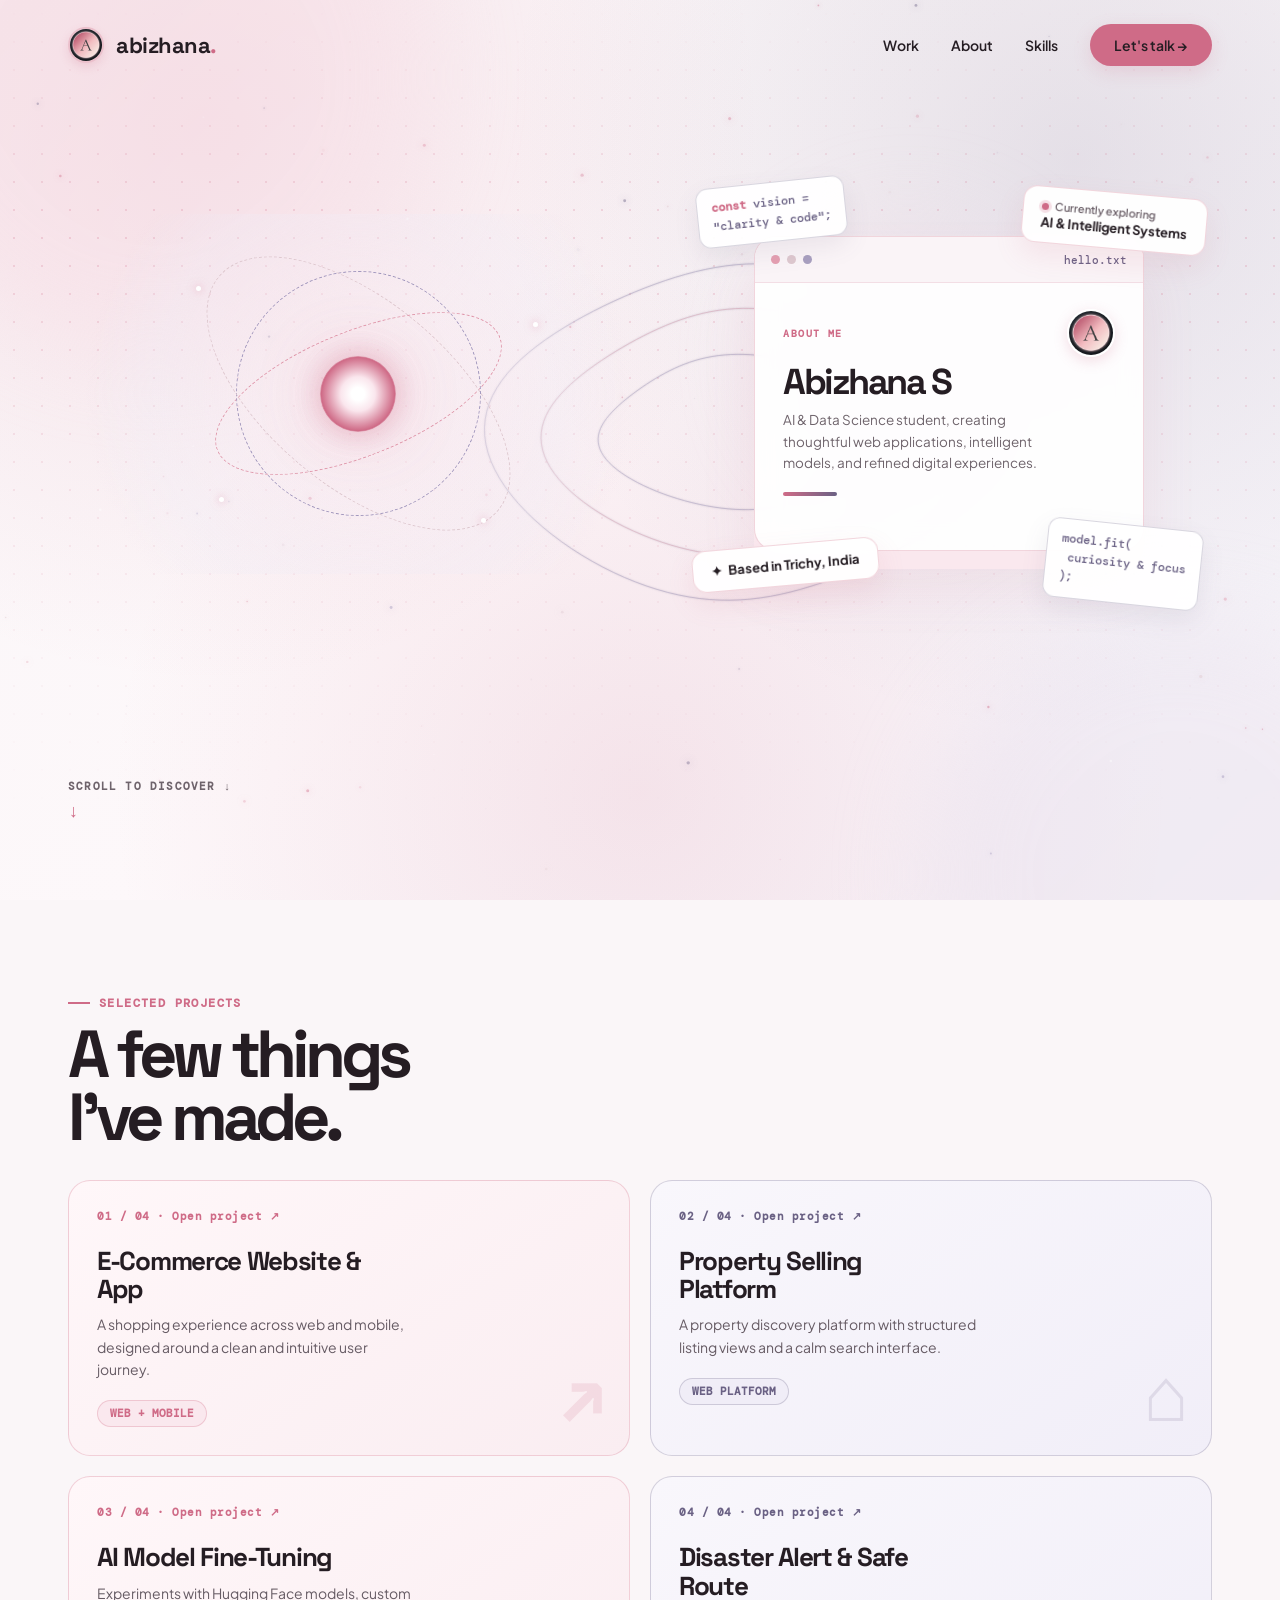
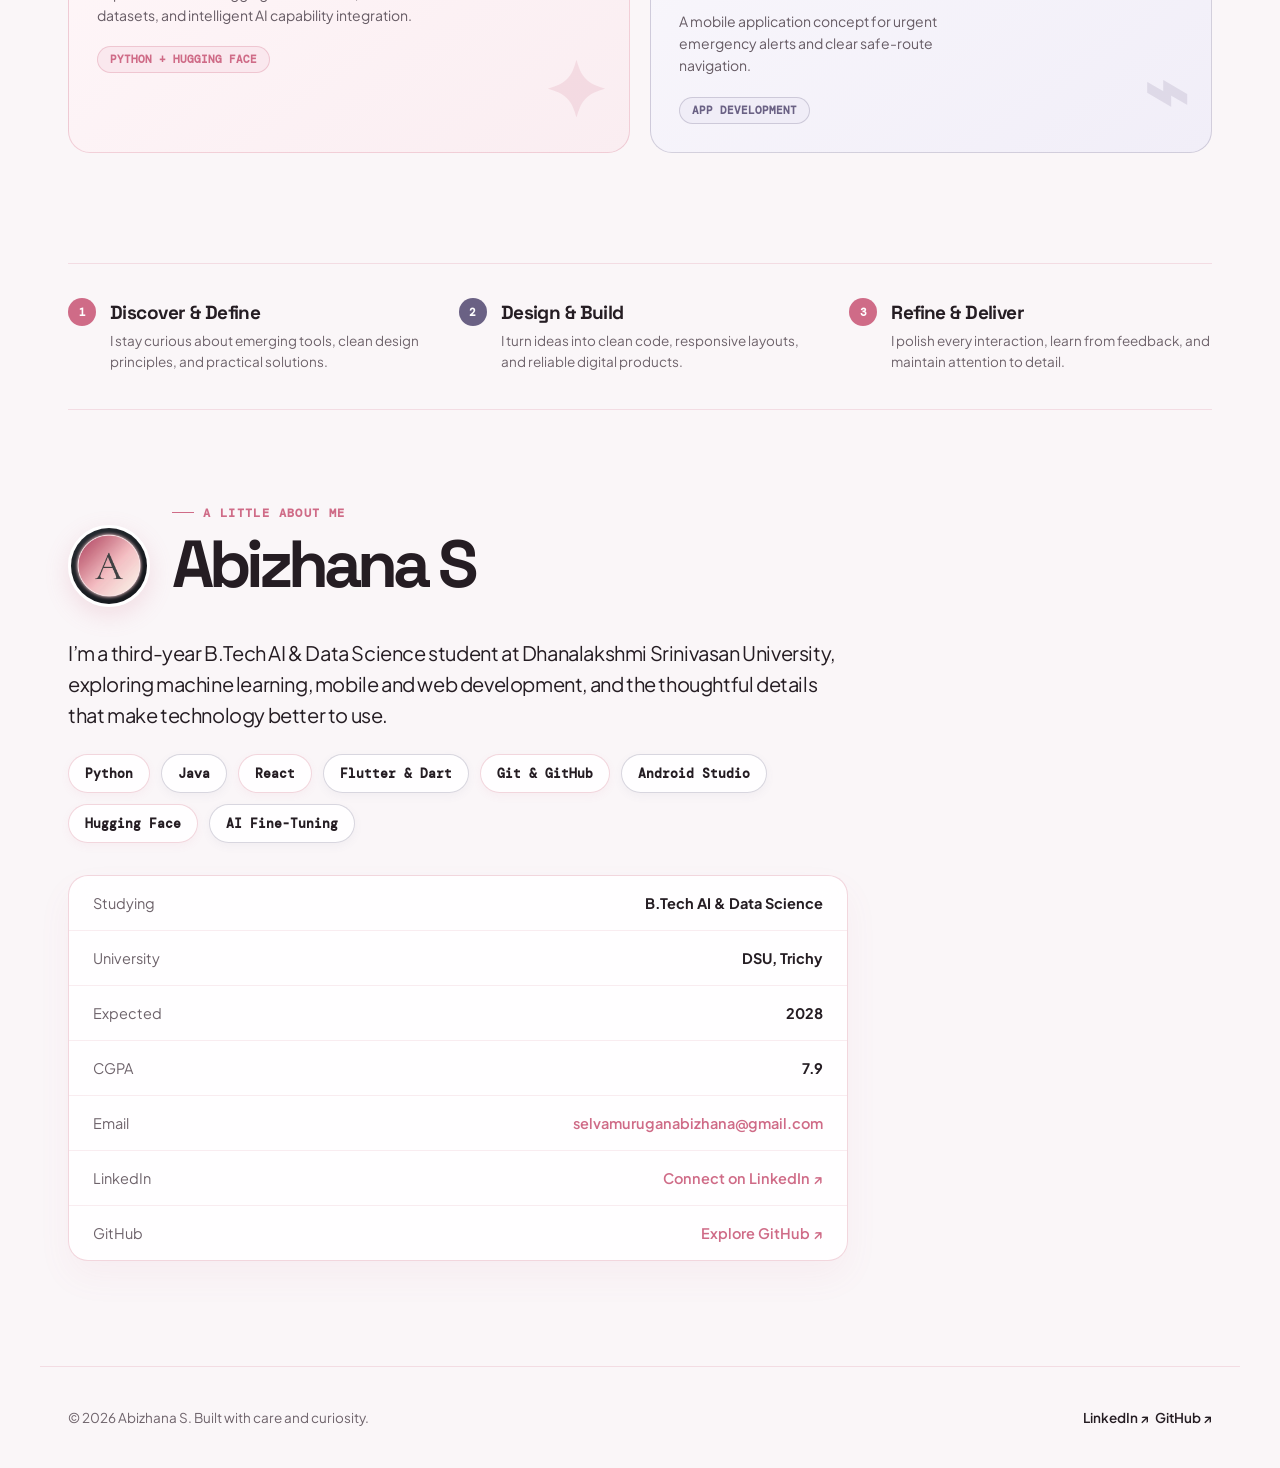
<file: index.html>
<!doctype html>
<html lang="en">
<head>
  <meta charset="UTF-8"><meta name="viewport" content="width=device-width, initial-scale=1.0">
  <title>Abizhana S — Portfolio</title>
  <meta name="description" content="Abizhana S — Portfolio. Third-year B.Tech AI & Data Science student at DSU Trichy, creating web, mobile, and intelligent experiences.">
  <meta name="keywords" content="Abizhana S, Abizhana, portfolio, AI Data Science, DSU Trichy, web development, mobile apps">
  <meta name="author" content="Abizhana S">
  <meta property="og:title" content="Abizhana S — Portfolio">
  <meta property="og:description" content="AI & Data Science student, creating thoughtful web applications, intelligent models, and refined digital experiences.">
  <meta property="og:image" content="https://abizhana.github.io/portfolio/avatar.jpg">
  <meta property="og:url" content="https://abizhana.github.io/portfolio/">
  <link rel="icon" type="image/svg+xml" href="favicon.svg">
  <link rel="alternate icon" type="image/jpeg" href="avatar.jpg">
  <link rel="apple-touch-icon" href="avatar.jpg">
  <link rel="preconnect" href="https://fonts.googleapis.com"><link rel="preconnect" href="https://fonts.gstatic.com" crossorigin>
  <link href="https://fonts.googleapis.com/css2?family=DM+Mono:wght@400;500&family=Manrope:wght@400;500;600;700;800&family=Space+Grotesk:wght@500;600;700&family=Plus+Jakarta+Sans:wght@400;500;600;700;800&display=swap" rel="stylesheet">
  <style>
    :root {
      /* Primary: Mild Pink Palette */
      --pink-mild: #cf6b87;
      --pink-hover: #bd5975;
      --pink-soft: #fae8ee;
      --pink-border: rgba(207, 107, 135, 0.28);
      --pink-glow: rgba(207, 107, 135, 0.18);

      /* Alternative Color: Refined Wisteria Slate */
      --alt-color: #6a6184;
      --alt-hover: #574e71;
      --alt-soft: #f0edf7;
      --alt-border: rgba(106, 97, 132, 0.26);
      --alt-glow: rgba(106, 97, 132, 0.16);

      /* Base & Typography */
      --ink: #251d23;
      --paper: #faf6f8;
      --card-bg: rgba(255, 255, 255, 0.88);
      --muted: #6e636b;
      --line-subtle: rgba(207, 107, 135, 0.18);
    }
    * { box-sizing: border-box; }
    html { scroll-behavior: smooth; }
    body {
      margin: 0;
      background: var(--paper);
      color: var(--ink);
      font-family: 'Plus Jakarta Sans', Manrope, sans-serif;
      overflow-x: hidden;
    }

    /* Subtle two-tone ambient background */
    .bg {
      position: fixed;
      inset: 0;
      z-index: -2;
      overflow: hidden;
      background: 
        radial-gradient(circle at 16% 14%, rgba(207, 107, 135, 0.16) 0, transparent 42%),
        radial-gradient(circle at 84% 18%, rgba(106, 97, 132, 0.16) 0, transparent 44%),
        radial-gradient(circle at 50% 88%, rgba(207, 107, 135, 0.14) 0, transparent 52%),
        linear-gradient(135deg, #faf6f8 0%, #fdf8fa 48%, #f6f4fa 100%);
    }
    .bg:after {
      content: '';
      position: absolute;
      inset: 0;
      opacity: .22;
      background-image: radial-gradient(var(--pink-mild) 1px, transparent 1px);
      background-size: 28px 28px;
      mask-image: linear-gradient(to bottom, transparent, black 25%, transparent 90%);
      animation: dotDrift 22s linear infinite;
    }
    @keyframes dotDrift {
      to { background-position: 56px 56px; }
    }

    /* Mild floating ambient accents */
    .orb {
      position: absolute;
      border-radius: 50%;
      opacity: .4;
      filter: blur(45px);
      animation: drift 16s ease-in-out infinite alternate;
    }
    .orb.one {
      width: 44vw; height: 44vw;
      top: -16vw; left: -10vw;
      background: linear-gradient(135deg, #f7d5df, #fae5ec);
    }
    .orb.two {
      width: 40vw; height: 40vw;
      right: -12vw; bottom: -18vw;
      background: linear-gradient(135deg, #e3deee, #eedde5);
      animation-delay: -8s;
    }
    .orb.three {
      width: 22vw; height: 22vw;
      right: 18%; top: 24%;
      background: linear-gradient(135deg, #f3dce3, #e5e0f0);
      animation-duration: 12s;
    }
    @keyframes drift {
      to { transform: translate(5vw, 4vh) scale(1.08) rotate(14deg); }
    }

    /* Header & Navigation */
    nav, main, footer {
      max-width: 1200px;
      margin: auto;
      padding-left: 28px;
      padding-right: 28px;
    }
    nav {
      height: 90px;
      display: flex;
      align-items: center;
      justify-content: space-between;
    }
    .brand {
      font: 700 22px 'Space Grotesk', sans-serif;
      letter-spacing: -0.5px;
      color: var(--ink);
      display: flex;
      align-items: center;
      gap: 12px;
      text-decoration: none;
    }
    .brand-avatar {
      width: 36px;
      height: 36px;
      border-radius: 50%;
      object-fit: cover;
      border: 2px solid var(--pink-border);
      box-shadow: 0 4px 10px var(--pink-glow);
    }
    .brand-dot {
      color: var(--pink-mild);
    }
    .links {
      display: flex;
      gap: 32px;
      align-items: center;
      font-size: 14px;
      font-weight: 600;
    }
    .links a {
      color: var(--ink);
      text-decoration: none;
      transition: color .2s ease;
    }
    .links a:hover {
      color: var(--pink-mild);
    }
    .contact, .primary {
      background: var(--pink-mild);
      border: 0;
      border-radius: 99px;
      color: #fff;
      padding: 12px 24px;
      font: 600 14px 'Plus Jakarta Sans', sans-serif;
      text-decoration: none;
      transition: .25s ease;
      box-shadow: 0 6px 18px var(--pink-glow);
      display: inline-flex;
      align-items: center;
      gap: 6px;
    }
    .contact:hover, .primary:hover {
      background: var(--pink-hover);
      transform: translateY(-2px);
      box-shadow: 0 10px 24px rgba(207, 107, 135, 0.28);
      color: #fff;
    }

    /* Hero Section */
    .hero {
      min-height: calc(100vh - 90px);
      display: grid;
      grid-template-columns: 1.05fr .95fr;
      gap: 38px;
      align-items: center;
    }
    .eyebrow {
      display: flex;
      align-items: center;
      gap: 9px;
      font: 600 12px 'DM Mono', monospace;
      letter-spacing: 1.4px;
      text-transform: uppercase;
      color: var(--pink-mild);
    }
    .eyebrow:before {
      content: '';
      width: 22px;
      height: 1.5px;
      background: currentColor;
    }
    h1 {
      font: 700 clamp(3.8rem, 7.5vw, 6.6rem)/.92 'Space Grotesk', sans-serif;
      letter-spacing: -.075em;
      margin: 18px 0 22px;
      color: var(--ink);
    }
    h1 em {
      font-style: normal;
      font-weight: 700;
      color: var(--pink-mild);
    }
    .intro {
      max-width: 520px;
      font-size: 17px;
      line-height: 1.7;
      color: var(--muted);
      margin: 0 0 32px;
    }
    .hero-buttons {
      display: flex;
      align-items: center;
      gap: 16px;
    }
    .secondary {
      color: var(--alt-color);
      font-size: 14px;
      font-weight: 600;
      text-decoration: none;
      padding: 12px 20px;
      border-radius: 99px;
      background: rgba(255, 255, 255, 0.85);
      border: 1px solid var(--alt-border);
      transition: .22s ease;
    }
    .secondary:hover {
      background: var(--alt-soft);
      color: var(--alt-hover);
      transform: translateY(-2px);
      box-shadow: 0 6px 16px var(--alt-glow);
    }

    /* Hero Stage */
    .stage {
      height: 520px;
      position: relative;
      display: grid;
      place-items: center;
    }
    .interface {
      width: min(390px, 86vw);
      height: 315px;
      background: rgba(255, 255, 255, 0.92);
      backdrop-filter: blur(12px);
      border: 1px solid var(--pink-border);
      border-radius: 22px;
      box-shadow: 0 18px 0 var(--pink-soft), 0 34px 55px rgba(207, 107, 135, 0.1);
      overflow: hidden;
      position: relative;
      z-index: 1;
      animation: float 5.5s ease-in-out infinite;
    }
    .interface-head {
      height: 46px;
      padding: 0 16px;
      display: flex;
      align-items: center;
      gap: 7px;
      background: #faf4f7;
      border-bottom: 1px solid rgba(207, 107, 135, 0.16);
    }
    .interface-head i {
      width: 9px;
      height: 9px;
      border-radius: 50%;
      background: #e59fb1;
    }
    .interface-head i:nth-child(2) { background: #dec8cf; }
    .interface-head i:nth-child(3) { background: #a89fbf; }
    .interface-title {
      margin-left: auto;
      font: 500 11px 'DM Mono', monospace;
      color: var(--alt-color);
    }
    .interface-body {
      padding: 26px 28px;
    }
    .interface-top-row {
      display: flex;
      justify-content: space-between;
      align-items: center;
      margin-bottom: 6px;
    }
    .interface-label {
      font: 600 10px 'DM Mono', monospace;
      color: var(--pink-mild);
      letter-spacing: 1.4px;
    }
    .profile-photo {
      width: 48px;
      height: 48px;
      border-radius: 50%;
      object-fit: cover;
      border: 2px solid rgba(255, 255, 255, 0.95);
      box-shadow: 0 4px 14px rgba(207, 107, 135, 0.22);
    }
    .interface h3 {
      font: 700 36px/.95 'Space Grotesk', sans-serif;
      letter-spacing: -.07em;
      margin: 8px 0 10px;
      color: var(--ink);
    }
    .interface-bio {
      margin: 0;
      max-width: 290px;
      color: var(--muted);
      font-size: 13.5px;
      line-height: 1.6;
    }
    .mini-line {
      width: 54px;
      height: 4px;
      border-radius: 99px;
      background: linear-gradient(90deg, var(--pink-mild), var(--alt-color));
      margin-top: 18px;
    }

    /* Floating tags & code chips */
    .code {
      position: absolute;
      font: 500 12px/1.6 'DM Mono', monospace;
      z-index: 2;
      color: var(--alt-color);
      background: rgba(255, 255, 255, 0.94);
      border: 1px solid var(--alt-border);
      padding: 10px 14px;
      border-radius: 12px;
      box-shadow: 0 10px 24px rgba(106, 97, 132, 0.1);
      animation: tagFloat 4.2s ease-in-out infinite;
    }
    .code b { color: var(--pink-mild); }
    .a { top: 48px; left: 2%; transform: rotate(-6deg); }
    .b { bottom: 50px; right: 2%; transform: rotate(6deg); animation-delay: -2.1s; }

    .tag {
      position: absolute;
      background: rgba(255, 255, 255, 0.94);
      backdrop-filter: blur(10px);
      padding: 12px 18px;
      border: 1px solid var(--pink-border);
      border-radius: 14px;
      box-shadow: 0 12px 28px rgba(207, 107, 135, 0.12);
      font-size: 13px;
      font-weight: 700;
      color: var(--ink);
      z-index: 3;
      animation: tagFloat 4.8s ease-in-out infinite;
    }
    .tag small {
      display: block;
      color: var(--muted);
      font-weight: 600;
      font-size: 11px;
      margin-bottom: 2px;
    }
    .top { right: 1%; top: 58px; transform: rotate(5deg); }
    .bottom { left: 1%; bottom: 68px; transform: rotate(-5deg); animation-delay: -1.7s; }
    .dot {
      display: inline-block;
      width: 7px;
      height: 7px;
      background: var(--pink-mild);
      border-radius: 50%;
      margin-right: 6px;
      box-shadow: 0 0 0 3px rgba(207, 107, 135, 0.2);
    }
    @keyframes float { 50% { transform: translateY(-12px) rotate(1.2deg); } }
    @keyframes tagFloat { 50% { margin-top: -8px; } }

    /* Mild Celestial / Orbital Hero Visual */
    .galaxy-panel {
      height: 360px;
      position: relative;
      display: grid;
      place-items: center;
      overflow: hidden;
      border-radius: 26px;
      background: radial-gradient(circle at center, rgba(250, 235, 241, 0.6) 0, rgba(240, 237, 247, 0.3) 60%, transparent 80%);
    }
    .galaxy-core {
      width: 76px;
      height: 76px;
      border-radius: 50%;
      background: radial-gradient(circle, #fff 0 12%, #fae6ed 32%, #cf6b87 68%, transparent 75%);
      box-shadow: 0 0 30px rgba(207, 107, 135, 0.4), 0 0 65px rgba(207, 107, 135, 0.25);
      animation: pulseCore 3.2s ease-in-out infinite;
    }
    .galaxy-ring {
      position: absolute;
      border: 1.5px dashed var(--pink-mild);
      border-radius: 50%;
      animation: orbit 20s linear infinite;
    }
    .galaxy-ring.one {
      width: 305px;
      height: 125px;
      transform: rotate(-22deg);
      border-color: #df97aa;
    }
    .galaxy-ring.two {
      width: 245px;
      height: 245px;
      border-color: #9e94bb;
      animation-duration: 15s;
      animation-direction: reverse;
    }
    .galaxy-ring.three {
      width: 365px;
      height: 185px;
      border-color: #dec8cf;
      animation-duration: 24s;
      transform: rotate(40deg);
    }
    .galaxy-star {
      position: absolute;
      width: 5px;
      height: 5px;
      border-radius: 50%;
      background: #fff;
      box-shadow: 0 0 8px rgba(207, 107, 135, 0.6);
      animation: twinkle 2.5s infinite alternate;
    }
    .galaxy-star.s1 { top: 20%; left: 22%; }
    .galaxy-star.s2 { right: 19%; top: 30%; animation-delay: -1s; }
    .galaxy-star.s3 { left: 26%; bottom: 20%; animation-delay: -.6s; }
    .galaxy-star.s4 { right: 28%; bottom: 14%; animation-delay: -1.7s; }
    @keyframes orbit { to { rotate: 360deg; } }
    @keyframes pulseCore { 50% { scale: 1.12; filter: brightness(1.15); } }
    @keyframes twinkle { to { scale: 2; opacity: .4; } }

    .scroll {
      grid-column: 1/-1;
      font: 600 11px 'DM Mono', monospace;
      letter-spacing: 1.2px;
      text-transform: uppercase;
      color: var(--muted);
      padding-bottom: 34px;
    }
    .scroll:after {
      content: '↓';
      display: block;
      font-size: 18px;
      margin-top: 6px;
      color: var(--pink-mild);
      animation: bob 1.4s infinite alternate;
    }
    @keyframes bob { to { transform: translateY(6px); } }

    /* Projects Section */
    .section {
      padding: 95px 0 20px;
    }
    .section h2 {
      font: 700 clamp(2.8rem, 5.2vw, 4.4rem)/.94 'Space Grotesk', sans-serif;
      letter-spacing: -.075em;
      margin: 12px 0 32px;
      color: var(--ink);
    }
    .projects {
      display: grid;
      grid-template-columns: repeat(2, 1fr);
      gap: 20px;
    }
    .project {
      min-height: 250px;
      padding: 28px;
      border: 1px solid var(--pink-border);
      border-radius: 22px;
      position: relative;
      overflow: hidden;
      cursor: pointer;
      backdrop-filter: blur(10px);
      transition: transform .32s ease, box-shadow .32s ease, border-color .32s ease;
    }
    .project:hover {
      transform: translateY(-6px);
      box-shadow: 0 20px 38px rgba(207, 107, 135, 0.12);
      border-color: var(--pink-mild);
    }
    .project:nth-child(odd) {
      background: linear-gradient(145deg, #fff7f9, #faedf1);
      border-color: var(--pink-border);
    }
    .project:nth-child(even) {
      background: linear-gradient(145deg, #f9f7fc, #f1eef8);
      border-color: var(--alt-border);
    }
    .project:nth-child(even):hover {
      border-color: var(--alt-color);
      box-shadow: 0 20px 38px rgba(106, 97, 132, 0.12);
    }
    .num {
      font: 600 11px 'DM Mono', monospace;
      color: var(--pink-mild);
      letter-spacing: 0.5px;
    }
    .project:nth-child(even) .num {
      color: var(--alt-color);
    }
    .project h3 {
      font: 700 26px/1.08 'Space Grotesk', sans-serif;
      letter-spacing: -.05em;
      margin: 24px 0 10px;
      max-width: 280px;
      color: var(--ink);
    }
    .project p {
      font-size: 14px;
      line-height: 1.6;
      color: #665b64;
      max-width: 320px;
      margin: 0;
    }
    .pill {
      display: inline-block;
      margin-top: 20px;
      border-radius: 99px;
      padding: 6px 12px;
      font: 600 10.5px 'DM Mono', monospace;
    }
    .project:nth-child(odd) .pill {
      background: var(--pink-soft);
      border: 1px solid var(--pink-border);
      color: var(--pink-mild);
    }
    .project:nth-child(even) .pill {
      background: var(--alt-soft);
      border: 1px solid var(--alt-border);
      color: var(--alt-color);
    }
    .symbol {
      position: absolute;
      right: 22px;
      bottom: 12px;
      font: 700 76px 'Space Grotesk', sans-serif;
      color: rgba(207, 107, 135, 0.15);
      transition: transform .3s ease, color .3s ease;
      user-select: none;
    }
    .project:nth-child(even) .symbol {
      color: rgba(106, 97, 132, 0.15);
    }
    .project:hover .symbol {
      transform: translate(2px, -2px);
      color: rgba(207, 107, 135, 0.28);
    }
    .project:nth-child(even):hover .symbol {
      color: rgba(106, 97, 132, 0.28);
    }

    /* Process Section */
    .process {
      margin: 90px 0 0;
      padding: 36px 0;
      border-top: 1px solid var(--line-subtle);
      border-bottom: 1px solid var(--line-subtle);
      display: grid;
      grid-template-columns: repeat(3, 1fr);
      gap: 28px;
      counter-reset: step;
    }
    .step {
      position: relative;
      padding-left: 42px;
    }
    .step:before {
      content: counter(step);
      counter-increment: step;
      position: absolute;
      left: 0;
      top: -2px;
      width: 28px;
      height: 28px;
      border-radius: 50%;
      background: var(--pink-mild);
      color: #fff;
      display: grid;
      place-items: center;
      font: 700 11px 'DM Mono', monospace;
    }
    .step:nth-child(2):before {
      background: var(--alt-color);
    }
    .step h3 {
      font: 700 19px 'Space Grotesk', sans-serif;
      letter-spacing: -.03em;
      margin: 0 0 6px;
      color: var(--ink);
    }
    .step p {
      font-size: 13.5px;
      line-height: 1.55;
      color: var(--muted);
      margin: 0;
    }

    /* About Section */
    .about {
      display: flex;
      flex-direction: column;
      gap: 32px;
      max-width: 780px;
    }
    .about-profile-header {
      display: flex;
      align-items: center;
      gap: 22px;
      margin-bottom: 10px;
    }
    .about-avatar-large {
      width: 82px;
      height: 82px;
      border-radius: 50%;
      object-fit: cover;
      border: 3px solid rgba(255, 255, 255, 0.95);
      box-shadow: 0 8px 24px var(--pink-glow);
    }
    .about-name {
      font: 700 32px 'Space Grotesk', sans-serif;
      letter-spacing: -.04em;
      margin: 4px 0 0;
      color: var(--ink);
    }
    .about-copy {
      font-size: 20px;
      line-height: 1.55;
      letter-spacing: -.02em;
      margin: 10px 0 24px;
      color: var(--ink);
    }
    .skills {
      display: flex;
      flex-wrap: wrap;
      gap: 11px;
    }
    .skill {
      background: rgba(255, 255, 255, 0.9);
      border: 1px solid var(--pink-border);
      border-radius: 99px;
      padding: 10px 16px;
      font: 600 13px 'DM Mono', monospace;
      color: var(--ink);
      cursor: pointer;
      transition: all .22s ease;
      box-shadow: 0 3px 10px rgba(207, 107, 135, 0.06);
    }
    .skill:nth-child(even) {
      border-color: var(--alt-border);
      box-shadow: 0 3px 10px rgba(106, 97, 132, 0.06);
    }
    .skill:hover, .skill:focus {
      transform: translateY(-2px);
      background: var(--pink-soft);
      border-color: var(--pink-mild);
      color: var(--pink-mild);
      box-shadow: 0 6px 16px var(--pink-glow);
      outline: none;
    }
    .skill:nth-child(even):hover, .skill:nth-child(even):focus {
      background: var(--alt-soft);
      border-color: var(--alt-color);
      color: var(--alt-color);
      box-shadow: 0 6px 16px var(--alt-glow);
    }

    /* Details Card */
    .details {
      border: 1px solid var(--pink-border);
      width: 100%;
      background: rgba(255, 255, 255, 0.88);
      backdrop-filter: blur(12px);
      border-radius: 20px;
      box-shadow: 0 16px 34px rgba(207, 107, 135, 0.06);
      overflow: hidden;
    }
    .detail {
      padding: 18px 24px;
      border-bottom: 1px solid rgba(207, 107, 135, 0.12);
      display: flex;
      justify-content: space-between;
      align-items: center;
      gap: 12px;
      font-size: 14.5px;
    }
    .detail:last-child { border-bottom: 0; }
    .detail span { color: var(--muted); }
    .detail strong { color: var(--ink); font-weight: 700; }
    .detail a {
      color: var(--pink-mild);
      font-weight: 600;
      text-decoration: none;
      transition: color .2s ease;
    }
    .detail a:hover {
      color: var(--pink-hover);
      text-decoration: underline;
    }

    /* Footer */
    footer {
      margin-top: 85px;
      padding-top: 42px;
      padding-bottom: 42px;
      border-top: 1px solid var(--line-subtle);
      display: flex;
      justify-content: space-between;
      align-items: center;
      font-size: 13.5px;
      color: var(--muted);
    }
    footer a {
      color: var(--ink);
      font-weight: 600;
      text-decoration: none;
      transition: color .2s ease;
    }
    footer a:hover {
      color: var(--pink-mild);
    }

    /* Popover */
    .skill-popover {
      position: fixed;
      z-index: 20;
      max-width: 260px;
      padding: 16px 20px;
      background: #251d23;
      color: #fff;
      border-radius: 14px;
      border: 1px solid var(--pink-border);
      box-shadow: 0 16px 36px rgba(37, 29, 35, 0.3);
      font-size: 13px;
      line-height: 1.5;
      opacity: 0;
      pointer-events: none;
      transform: translateY(8px) scale(.97);
      transition: .2s ease;
    }
    .skill-popover.show {
      opacity: 1;
      pointer-events: auto;
      transform: none;
    }
    .skill-popover strong {
      display: block;
      margin-bottom: 4px;
      font: 700 15px 'Space Grotesk', sans-serif;
      color: #df97aa;
    }
    .skill-popover button {
      position: absolute;
      right: 8px;
      top: 6px;
      border: 0;
      background: transparent;
      color: #dec8cf;
      font-size: 18px;
      cursor: pointer;
    }

    /* Scroll reveal */
    .reveal {
      opacity: 0;
      transform: translateY(32px);
      transition: opacity .7s ease, transform .7s cubic-bezier(.2, .8, .2, 1);
    }
    .reveal.visible {
      opacity: 1;
      transform: none;
    }

    /* Canvas */
    .cosmos {
      position: fixed;
      inset: 0;
      width: 100%;
      height: 100%;
      z-index: -1;
      pointer-events: none;
    }

    @media (max-width: 800px) {
      nav, main, footer { padding-left: 20px; padding-right: 20px; }
      nav { height: 76px; }
      .links a:not(.contact) { display: none; }
      .hero { grid-template-columns: 1fr; text-align: center; gap: 15px; }
      .eyebrow { justify-content: center; }
      h1 { font-size: clamp(3.2rem, 14vw, 5.2rem); }
      .intro { margin-left: auto; margin-right: auto; }
      .hero-buttons { justify-content: center; }
      .stage { height: 385px; order: 2; }
      .interface { width: 300px; height: 250px; text-align: left; }
      .interface-body { padding: 18px 20px; }
      .interface h3 { font-size: 26px; }
      .profile-photo { width: 40px; height: 40px; }
      .about-profile-header { justify-content: center; }
      .a { top: 8px; left: 0; }
      .b { bottom: 10px; right: 0; }
      .top { top: 18px; right: 0; }
      .bottom { bottom: 18px; left: 0; }
      .scroll { order: 3; text-align: center; }
      .section { padding-top: 65px; }
      .projects { grid-template-columns: 1fr; }
      .process { grid-template-columns: 1fr; margin-top: 60px; gap: 24px; }
      .about-copy { font-size: 18px; }
      .detail { text-align: left; flex-direction: column; align-items: flex-start; gap: 4px; }
      footer { margin-top: 55px; gap: 16px; flex-direction: column; text-align: center; }
    }
  </style>
</head>
<body>
  <div class="bg">
    <div class="orb one"></div>
    <div class="orb two"></div>
    <div class="orb three"></div>
  </div>
  <canvas id="cosmos" class="cosmos" aria-hidden="true"></canvas>

  <nav>
    <a href="#" class="brand">
      <img src="avatar.jpg" alt="Abizhana S" class="brand-avatar">
      <span>abizhana<span class="brand-dot">.</span></span>
    </a>
    <div class="links">
      <a href="#work">Work</a>
      <a href="#about">About</a>
      <a href="#skills">Skills</a>
      <a class="contact" href="mailto:selvamuruganabizhana@gmail.com">Let's talk →</a>
    </div>
  </nav>

  <main>
    <section class="hero">
      <div class="galaxy-panel" aria-label="Animated orbital illustration">
        <div class="galaxy-ring one"></div>
        <div class="galaxy-ring two"></div>
        <div class="galaxy-ring three"></div>
        <div class="galaxy-core"></div>
        <i class="galaxy-star s1"></i>
        <i class="galaxy-star s2"></i>
        <i class="galaxy-star s3"></i>
        <i class="galaxy-star s4"></i>
      </div>

      <div class="stage">
        <div class="code a"><b>const</b> vision =<br>"clarity & code";</div>
        
        <div class="interface">
          <div class="interface-head">
            <i></i><i></i><i></i>
            <span class="interface-title">hello.txt</span>
          </div>
          <div class="interface-body">
            <div class="interface-top-row">
              <div class="interface-label">ABOUT ME</div>
              <img src="avatar.jpg" alt="Abizhana S" class="profile-photo">
            </div>
            <h3>Abizhana S</h3>
            <p class="interface-bio">AI & Data Science student, creating thoughtful web applications, intelligent models, and refined digital experiences.</p>
            <div class="mini-line"></div>
          </div>
        </div>

        <div class="tag top">
          <small><span class="dot"></span>Currently exploring</small>
          AI & Intelligent Systems
        </div>
        <div class="tag bottom">✦ &nbsp; Based in Trichy, India</div>
        <div class="code b">model.fit(<br>&nbsp;curiosity & focus<br>);</div>
      </div>

      <div class="scroll">Scroll to discover ↓</div>
    </section>

    <section class="section reveal" id="work">
      <div class="eyebrow">Selected projects</div>
      <h2>A few things<br>I’ve made.</h2>
      
      <div class="projects">
        <article class="project" role="link" tabindex="0" onclick="location.href='ecommerce.html'" onkeydown="if(event.key==='Enter')location.href='ecommerce.html'">
          <div class="num">01 / 04 · Open project ↗</div>
          <h3>E-Commerce Website & App</h3>
          <p>A shopping experience across web and mobile, designed around a clean and intuitive user journey.</p>
          <span class="pill">WEB + MOBILE</span>
          <div class="symbol">↗</div>
        </article>

        <article class="project" role="link" tabindex="0" onclick="location.href='property.html'" onkeydown="if(event.key==='Enter')location.href='property.html'">
          <div class="num">02 / 04 · Open project ↗</div>
          <h3>Property Selling Platform</h3>
          <p>A property discovery platform with structured listing views and a calm search interface.</p>
          <span class="pill">WEB PLATFORM</span>
          <div class="symbol">⌂</div>
        </article>

        <article class="project" role="link" tabindex="0" onclick="location.href='ai-model.html'" onkeydown="if(event.key==='Enter')location.href='ai-model.html'">
          <div class="num">03 / 04 · Open project ↗</div>
          <h3>AI Model Fine-Tuning</h3>
          <p>Experiments with Hugging Face models, custom datasets, and intelligent AI capability integration.</p>
          <span class="pill">PYTHON + HUGGING FACE</span>
          <div class="symbol">✦</div>
        </article>

        <article class="project" role="link" tabindex="0" onclick="location.href='disaster-alert.html'" onkeydown="if(event.key==='Enter')location.href='disaster-alert.html'">
          <div class="num">04 / 04 · Open project ↗</div>
          <h3>Disaster Alert & Safe Route</h3>
          <p>A mobile application concept for urgent emergency alerts and clear safe-route navigation.</p>
          <span class="pill">APP DEVELOPMENT</span>
          <div class="symbol">⌁</div>
        </article>
      </div>
    </section>

    <section class="process reveal" aria-label="How I work">
      <article class="step">
        <h3>Discover & Define</h3>
        <p>I stay curious about emerging tools, clean design principles, and practical solutions.</p>
      </article>
      <article class="step">
        <h3>Design & Build</h3>
        <p>I turn ideas into clean code, responsive layouts, and reliable digital products.</p>
      </article>
      <article class="step">
        <h3>Refine & Deliver</h3>
        <p>I polish every interaction, learn from feedback, and maintain attention to detail.</p>
      </article>
    </section>

    <section class="section about reveal" id="about">
      <div>
        <div class="about-profile-header">
          <img src="avatar.jpg" alt="Abizhana S" class="about-avatar-large">
          <div>
            <div class="eyebrow">A little about me</div>
            <h2 class="about-name">Abizhana S</h2>
          </div>
        </div>
        <p class="about-copy">I’m a third-year B.Tech AI & Data Science student at Dhanalakshmi Srinivasan University, exploring machine learning, mobile and web development, and the thoughtful details that make technology better to use.</p>
        
        <div class="skills" id="skills">
          <button class="skill" data-info="My primary language for AI experiments, data tasks, and automation.">Python</button>
          <button class="skill" data-info="Used to strengthen programming fundamentals and object-oriented architecture.">Java</button>
          <button class="skill" data-info="For creating responsive, component-based, modern web interfaces.">React</button>
          <button class="skill" data-info="For building cross-platform mobile applications with a single codebase.">Flutter & Dart</button>
          <button class="skill" data-info="For version control, collaboration, and publishing project code.">Git & GitHub</button>
          <button class="skill" data-info="For creating, testing, and debugging Android app concepts.">Android Studio</button>
          <button class="skill" data-info="For working with pretrained models and practical AI experiments.">Hugging Face</button>
          <button class="skill" data-info="For adapting AI models to task-specific datasets and intelligent outputs.">AI Fine-Tuning</button>
        </div>
      </div>

      <div class="details">
        <div class="detail"><span>Studying</span><strong>B.Tech AI & Data Science</strong></div>
        <div class="detail"><span>University</span><strong>DSU, Trichy</strong></div>
        <div class="detail"><span>Expected</span><strong>2028</strong></div>
        <div class="detail"><span>CGPA</span><strong>7.9</strong></div>
        <div class="detail"><span>Email</span><a href="mailto:selvamuruganabizhana@gmail.com">selvamuruganabizhana@gmail.com</a></div>
        <div class="detail"><span>LinkedIn</span><a href="https://www.linkedin.com" target="_blank" rel="noopener noreferrer">Connect on LinkedIn ↗</a></div>
        <div class="detail"><span>GitHub</span><a href="https://github.com" target="_blank" rel="noopener noreferrer">Explore GitHub ↗</a></div>
      </div>
    </section>
  </main>

  <footer>
    <span>© 2026 Abizhana S. Built with care and curiosity.</span>
    <span>
      <a href="https://www.linkedin.com" target="_blank" rel="noopener noreferrer">LinkedIn ↗</a> &nbsp; 
      <a href="https://github.com" target="_blank" rel="noopener noreferrer">GitHub ↗</a>
    </span>
  </footer>

  <div class="skill-popover" id="skill-popover" role="status">
    <button aria-label="Close pop-up">×</button>
    <strong></strong>
    <span></span>
  </div>

  <script>
    const observer = new IntersectionObserver(items => items.forEach(item => {
      if (item.isIntersecting) {
        item.target.classList.add('visible');
        observer.unobserve(item.target);
      }
    }), { threshold: .13 });
    document.querySelectorAll('.reveal').forEach(element => observer.observe(element));

    const popover = document.querySelector('#skill-popover'),
          popTitle = popover.querySelector('strong'),
          popCopy = popover.querySelector('span');

    function hidePop() { popover.classList.remove('show'); }

    document.querySelectorAll('.skill').forEach(skill => skill.addEventListener('click', () => {
      popTitle.textContent = skill.textContent;
      popCopy.textContent = skill.dataset.info;
      const box = skill.getBoundingClientRect();
      popover.style.left = Math.min(box.left, window.innerWidth - 275) + 'px';
      popover.style.top = Math.min(box.bottom + 12, window.innerHeight - 130) + 'px';
      popover.classList.add('show');
    }));

    popover.querySelector('button').addEventListener('click', hidePop);
    document.addEventListener('click', event => {
      if (!event.target.closest('.skill') && !event.target.closest('.skill-popover')) hidePop();
    });

    /* Mild Pink & Wisteria Stardust Canvas */
    const canvas = document.querySelector('#cosmos'), ctx = canvas.getContext('2d');
    let stars = [];
    const starColors = ['#df97aa', '#cf6b87', '#9e94bb', '#6a6184', '#dec8cf', '#ffffff'];

    function resize() {
      canvas.width = innerWidth * devicePixelRatio;
      canvas.height = innerHeight * devicePixelRatio;
      ctx.setTransform(devicePixelRatio, 0, 0, devicePixelRatio, 0, 0);
      stars = Array.from({ length: 95 }, () => ({
        x: Math.random() * innerWidth,
        y: Math.random() * innerHeight,
        r: Math.random() * 1.5 + 0.3,
        a: Math.random(),
        s: Math.random() * 0.0018 + 0.0004,
        c: starColors[Math.floor(Math.random() * starColors.length)]
      }));
    }

    function draw(t) {
      ctx.clearRect(0, 0, innerWidth, innerHeight);
      const cx = innerWidth * .58, cy = innerHeight * .48;

      for (const st of stars) {
        st.a += st.s;
        const alpha = .22 + Math.sin(st.a * 8) * .22;
        ctx.fillStyle = st.c;
        ctx.globalAlpha = alpha;
        ctx.shadowBlur = st.r * 5;
        ctx.shadowColor = st.c;
        ctx.beginPath();
        ctx.arc(st.x, st.y, st.r, 0, Math.PI * 2);
        ctx.fill();
      }

      ctx.globalAlpha = .35;
      ctx.lineWidth = 1;
      for (let ring = 0; ring < 3; ring++) {
        ctx.strokeStyle = ring % 2 ? '#df97aa' : '#9e94bb';
        ctx.beginPath();
        const rx = 140 + ring * 52, ry = 75 + ring * 46, tilt = -.72 + ring * .18;
        for (let a = 0; a < Math.PI * 2; a += .05) {
          const wobble = Math.sin(a * 3 + t * .00035) * (8 + ring * 3),
                x = cx + Math.cos(a + tilt) * rx + wobble,
                y = cy + Math.sin(a + tilt) * ry + wobble * .35;
          a ? ctx.lineTo(x, y) : ctx.moveTo(x, y);
        }
        ctx.stroke();
      }
      ctx.globalAlpha = 1;
      requestAnimationFrame(draw);
    }

    resize();
    addEventListener('resize', resize);
    if (!matchMedia('(prefers-reduced-motion: reduce)').matches) requestAnimationFrame(draw);
    else draw(0);
  </script>
</body>
</html>
</file>
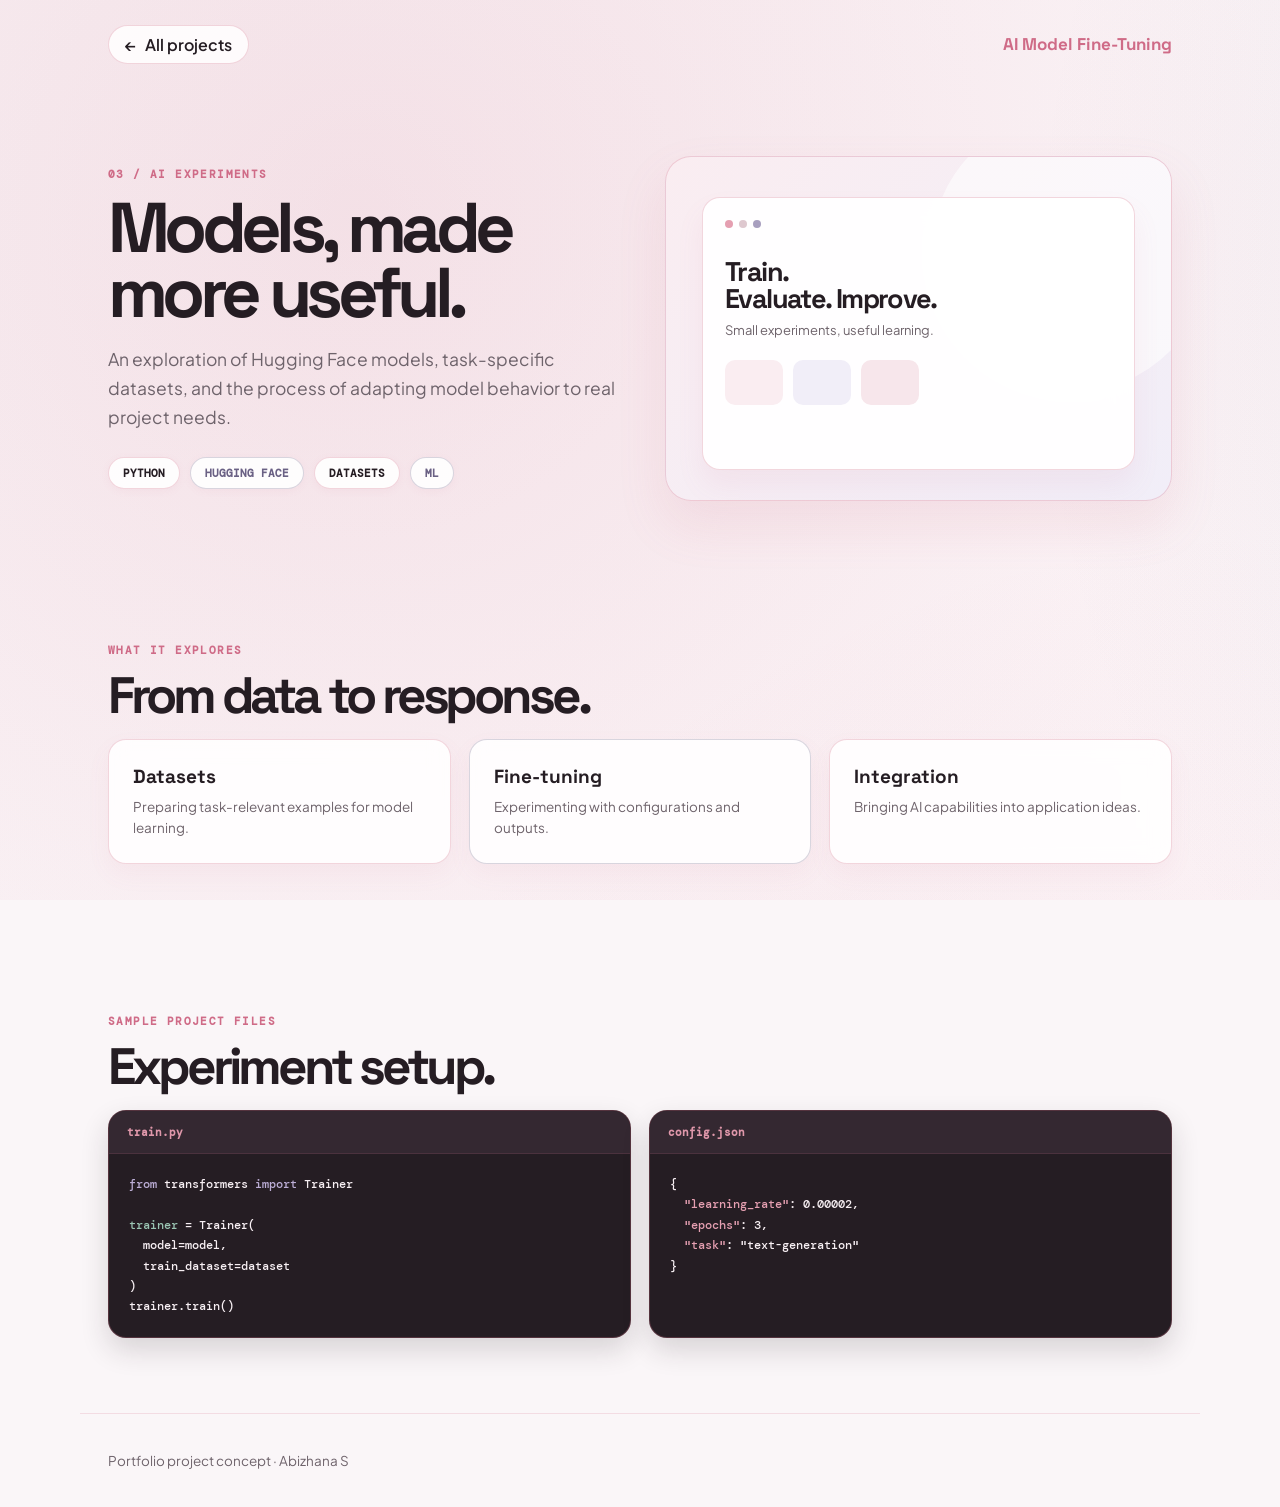
<file: ai-model.html>
<!doctype html><html lang="en"><head><meta charset="UTF-8"><meta name="viewport" content="width=device-width,initial-scale=1"><title>AI Model Fine-Tuning</title><link rel="icon" type="image/svg+xml" href="favicon.svg"><link rel="stylesheet" href="project.css"></head> <body><div class="bg"></div><nav><a class="back" href="index.html#work">All projects</a><span class="name">AI Model Fine-Tuning</span></nav><main><section class="hero"><div><div class="eyebrow">03 / AI EXPERIMENTS</div><h1>Models, made more useful.</h1><p class="summary">An exploration of Hugging Face models, task-specific datasets, and the process of adapting model behavior to real project needs.</p><div class="stack"><span>PYTHON</span><span>HUGGING FACE</span><span>DATASETS</span><span>ML</span></div></div><div class="art"><div class="screen"><div class="dots"><i></i><i></i><i></i></div><h3>Train.<br>Evaluate. Improve.</h3><p>Small experiments, useful learning.</p><div class="tiles"><b></b><b></b><b></b></div></div></div></section><section class="section"><div class="eyebrow">WHAT IT EXPLORES</div><h2 class="section-title">From data to response.</h2><div class="features"><article class="feature"><b>Datasets</b><p>Preparing task-relevant examples for model learning.</p></article><article class="feature"><b>Fine-tuning</b><p>Experimenting with configurations and outputs.</p></article><article class="feature"><b>Integration</b><p>Bringing AI capabilities into application ideas.</p></article></div></section><section class="section"><div class="eyebrow">SAMPLE PROJECT FILES</div><h2 class="section-title">Experiment setup.</h2><div class="files"><article class="file"><div class="file-head">train.py</div><pre><span class="purple">from</span> transformers <span class="purple">import</span> Trainer

<span class="green">trainer</span> = Trainer(
  model=model,
  train_dataset=dataset
)
trainer.train()</pre></article><article class="file"><div class="file-head">config.json</div><pre>{
  <span class="pink">"learning_rate"</span>: 0.00002,
  <span class="pink">"epochs"</span>: 3,
  <span class="pink">"task"</span>: "text-generation"
}</pre></article></div></section></main><footer>Portfolio project concept · Abizhana S</footer></body></html>
</file>
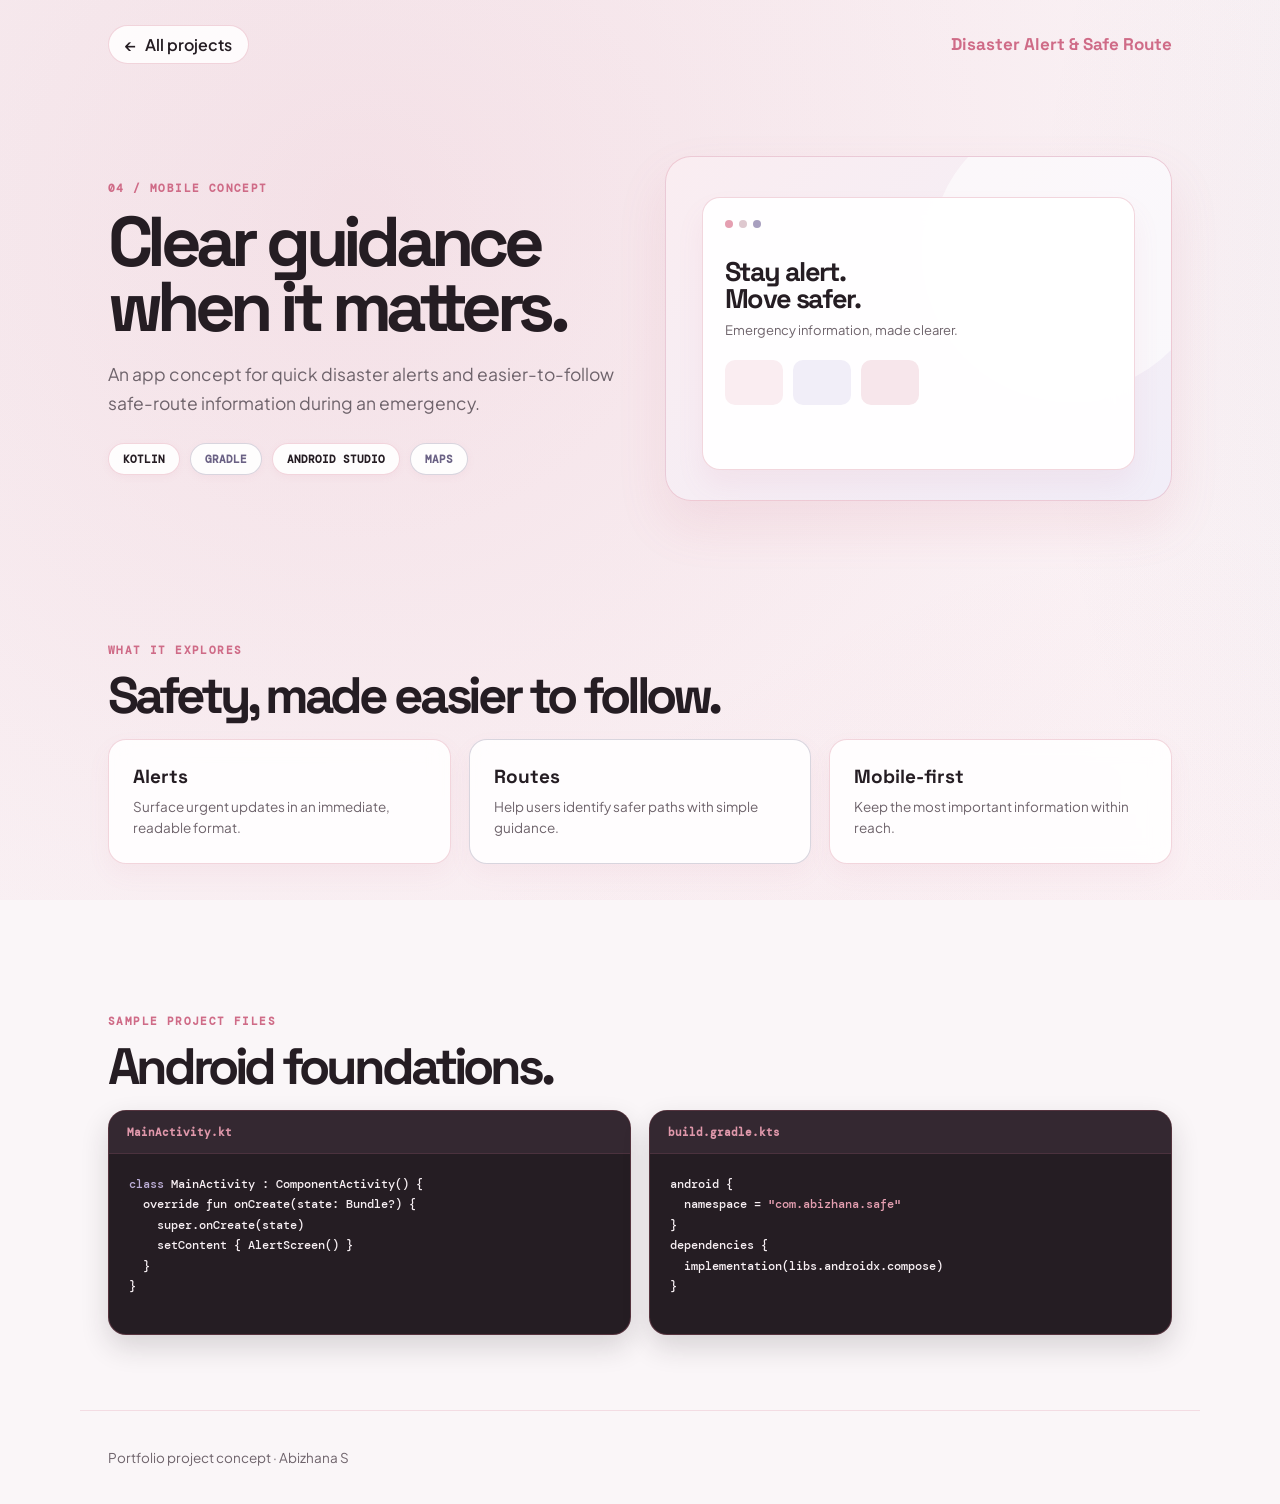
<file: disaster-alert.html>
<!doctype html><html lang="en"><head><meta charset="UTF-8"><meta name="viewport" content="width=device-width,initial-scale=1"><title>Disaster Alert & Safe Route</title><link rel="icon" type="image/svg+xml" href="favicon.svg"><link rel="stylesheet" href="project.css"></head> <body><div class="bg"></div><nav><a class="back" href="index.html#work">All projects</a><span class="name">Disaster Alert & Safe Route</span></nav><main><section class="hero"><div><div class="eyebrow">04 / MOBILE CONCEPT</div><h1>Clear guidance when it matters.</h1><p class="summary">An app concept for quick disaster alerts and easier-to-follow safe-route information during an emergency.</p><div class="stack"><span>KOTLIN</span><span>GRADLE</span><span>ANDROID STUDIO</span><span>MAPS</span></div></div><div class="art"><div class="screen"><div class="dots"><i></i><i></i><i></i></div><h3>Stay alert.<br>Move safer.</h3><p>Emergency information, made clearer.</p><div class="tiles"><b></b><b></b><b></b></div></div></div></section><section class="section"><div class="eyebrow">WHAT IT EXPLORES</div><h2 class="section-title">Safety, made easier to follow.</h2><div class="features"><article class="feature"><b>Alerts</b><p>Surface urgent updates in an immediate, readable format.</p></article><article class="feature"><b>Routes</b><p>Help users identify safer paths with simple guidance.</p></article><article class="feature"><b>Mobile-first</b><p>Keep the most important information within reach.</p></article></div></section><section class="section"><div class="eyebrow">SAMPLE PROJECT FILES</div><h2 class="section-title">Android foundations.</h2><div class="files"><article class="file"><div class="file-head">MainActivity.kt</div><pre><span class="purple">class</span> MainActivity : ComponentActivity() {
  override fun onCreate(state: Bundle?) {
    super.onCreate(state)
    setContent { AlertScreen() }
  }
}</pre></article><article class="file"><div class="file-head">build.gradle.kts</div><pre>android {
  namespace = <span class="pink">"com.abizhana.safe"</span>
}
dependencies {
  implementation(libs.androidx.compose)
}</pre></article></div></section></main><footer>Portfolio project concept · Abizhana S</footer></body></html>
</file>
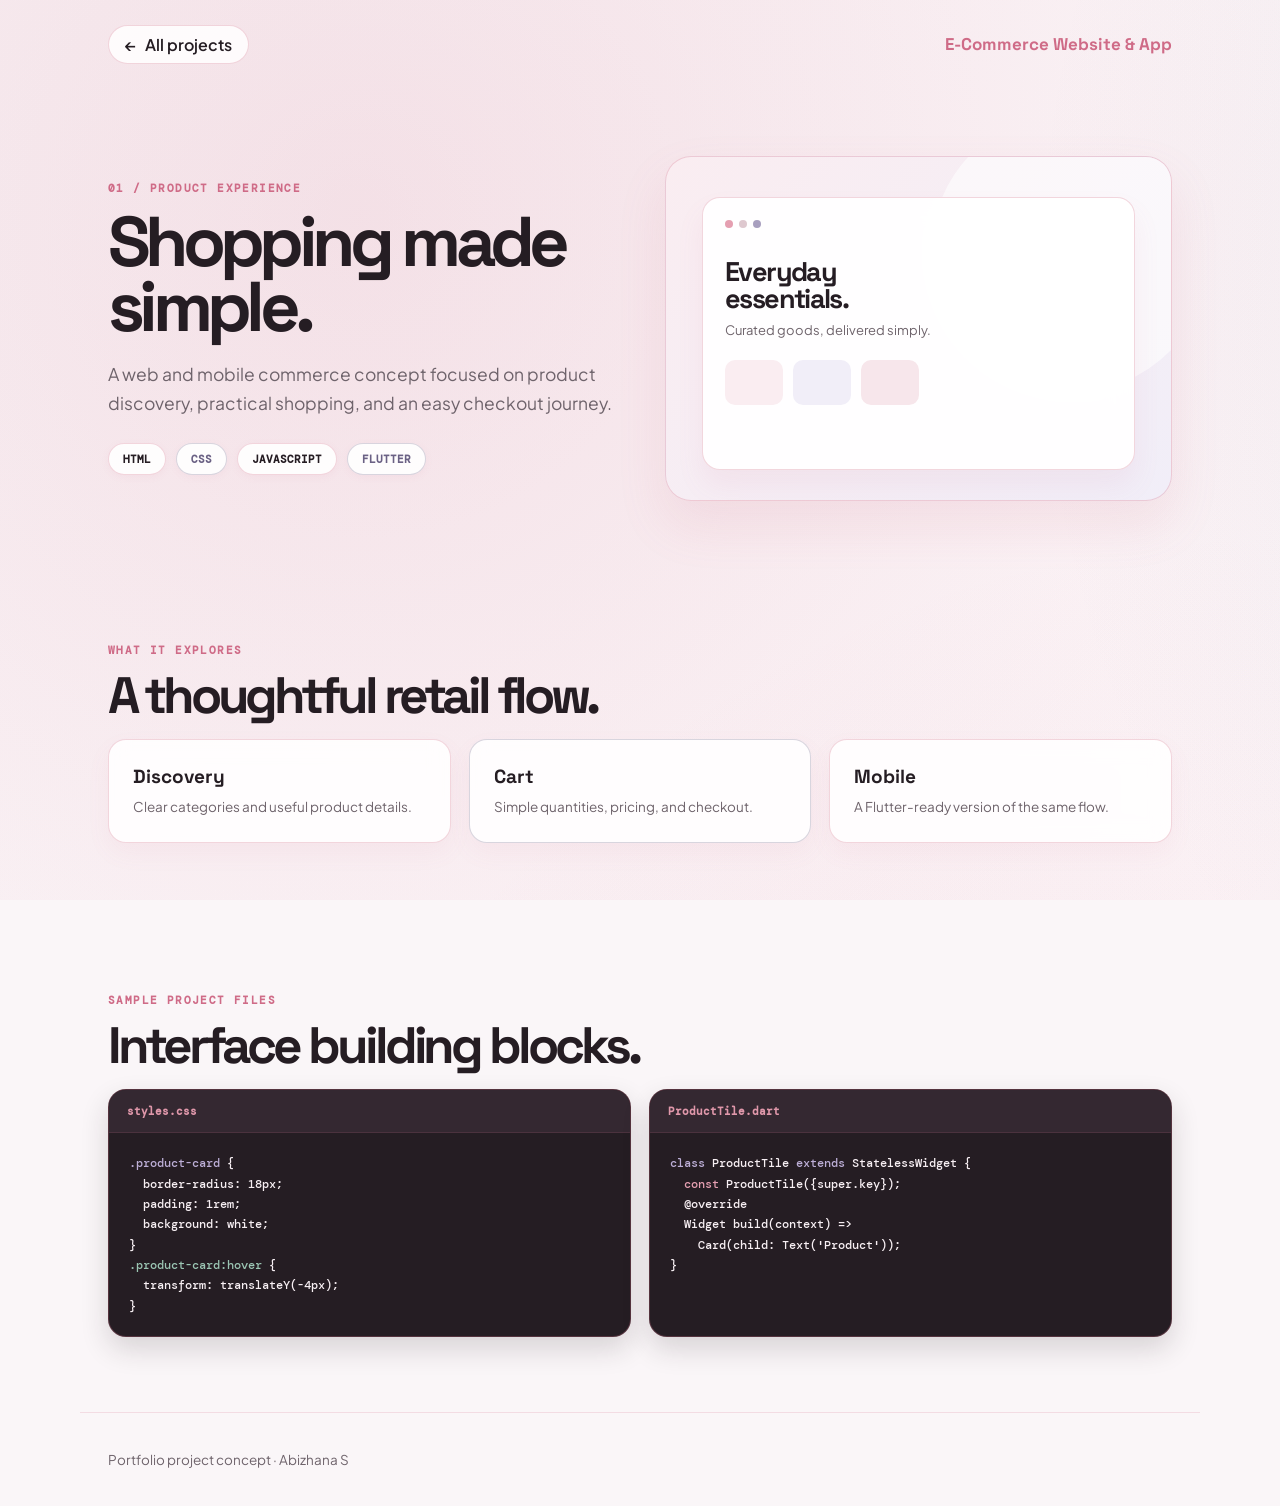
<file: ecommerce.html>
<!doctype html><html lang="en"><head><meta charset="UTF-8"><meta name="viewport" content="width=device-width,initial-scale=1"><title>E-Commerce Website & App</title><link rel="icon" type="image/svg+xml" href="favicon.svg"><link rel="stylesheet" href="project.css"></head><body><div class="bg"></div><nav><a class="back" href="index.html#work">All projects</a><span class="name">E-Commerce Website & App</span></nav><main><section class="hero"><div><div class="eyebrow">01 / PRODUCT EXPERIENCE</div><h1>Shopping made simple.</h1><p class="summary">A web and mobile commerce concept focused on product discovery, practical shopping, and an easy checkout journey.</p><div class="stack"><span>HTML</span><span>CSS</span><span>JAVASCRIPT</span><span>FLUTTER</span></div></div><div class="art"><div class="screen"><div class="dots"><i></i><i></i><i></i></div><h3>Everyday<br>essentials.</h3><p>Curated goods, delivered simply.</p><div class="tiles"><b></b><b></b><b></b></div></div></div></section><section class="section"><div class="eyebrow">WHAT IT EXPLORES</div><h2 class="section-title">A thoughtful retail flow.</h2><div class="features"><article class="feature"><b>Discovery</b><p>Clear categories and useful product details.</p></article><article class="feature"><b>Cart</b><p>Simple quantities, pricing, and checkout.</p></article><article class="feature"><b>Mobile</b><p>A Flutter-ready version of the same flow.</p></article></div></section><section class="section"><div class="eyebrow">SAMPLE PROJECT FILES</div><h2 class="section-title">Interface building blocks.</h2><div class="files"><article class="file"><div class="file-head">styles.css</div><pre><span class="purple">.product-card</span> {
  border-radius: 18px;
  padding: 1rem;
  background: white;
}
<span class="green">.product-card:hover</span> {
  transform: translateY(-4px);
}</pre></article><article class="file"><div class="file-head">ProductTile.dart</div><pre><span class="purple">class</span> ProductTile <span class="purple">extends</span> StatelessWidget {
  <span class="pink">const</span> ProductTile({super.key});
  @override
  Widget build(context) =&gt;
    Card(child: Text('Product'));
}</pre></article></div></section></main><footer>Portfolio project concept · Abizhana S</footer></body></html>
</file>
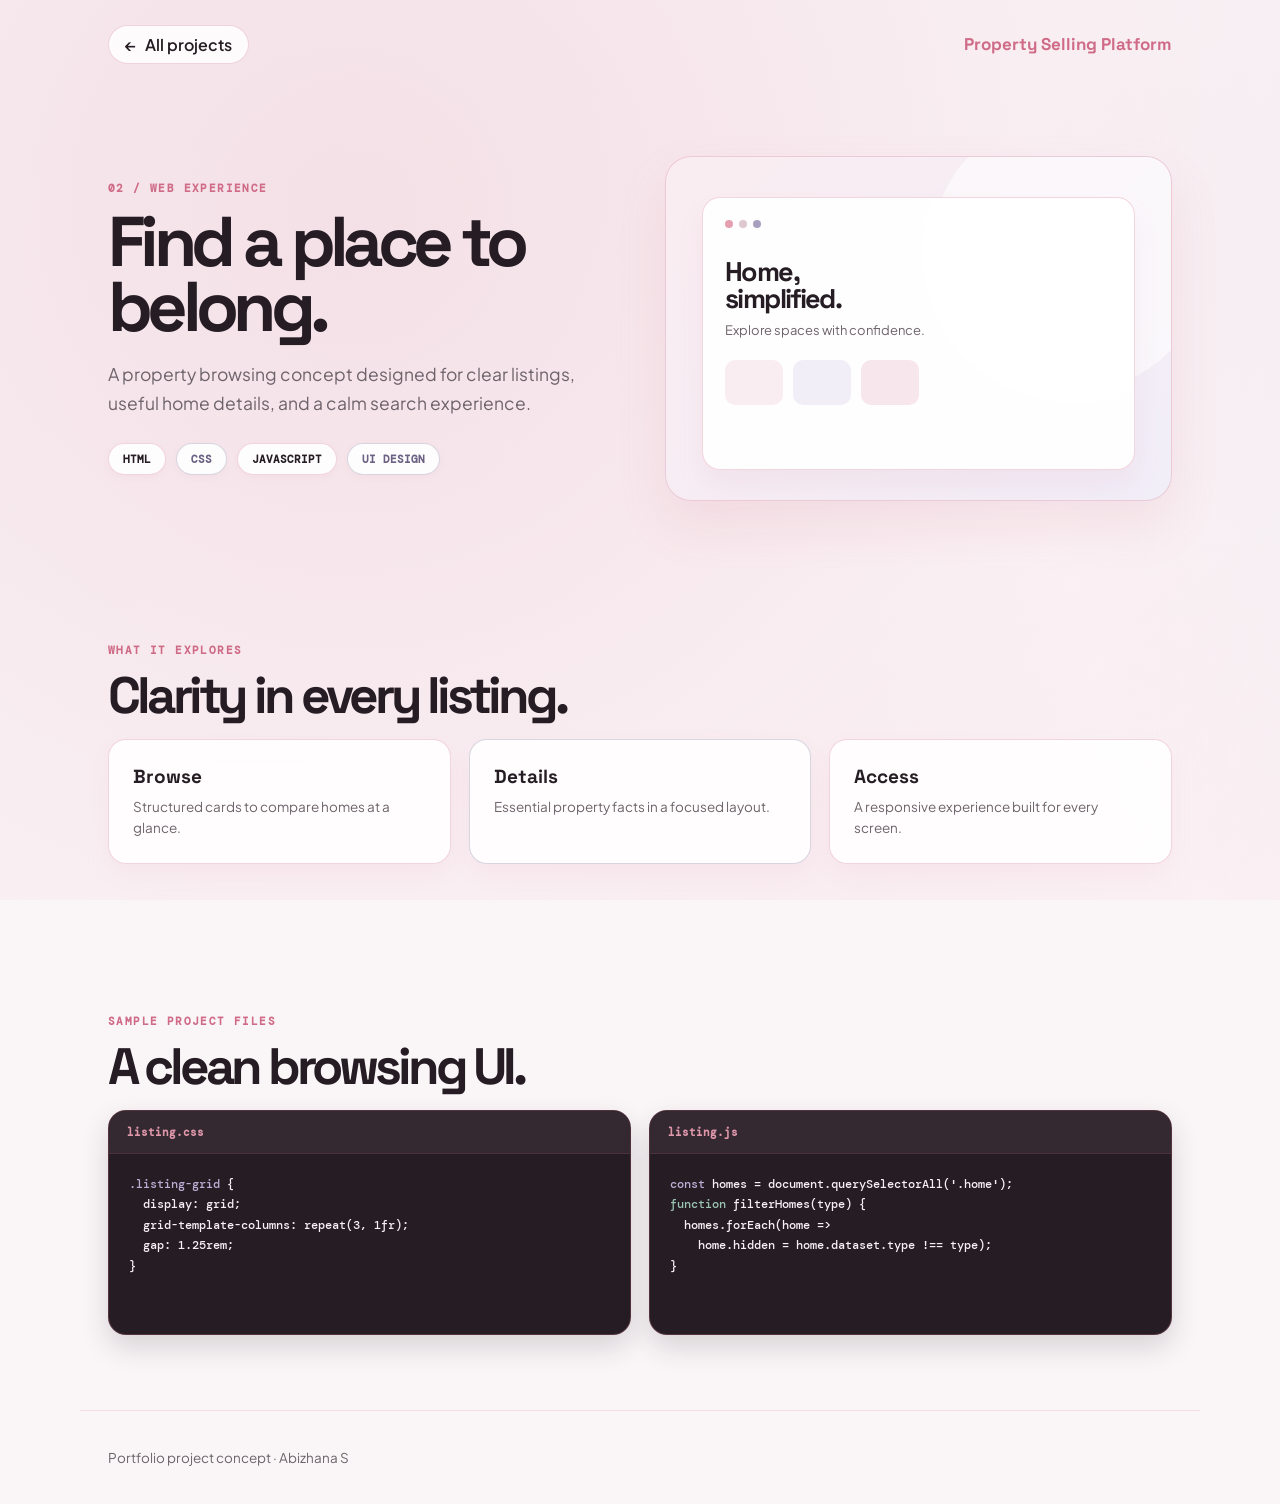
<file: property.html>
<!doctype html><html lang="en"><head><meta charset="UTF-8"><meta name="viewport" content="width=device-width,initial-scale=1"><title>Property Selling Platform</title><link rel="icon" type="image/svg+xml" href="favicon.svg"><link rel="stylesheet" href="project.css"></head><body><div class="bg"></div><nav><a class="back" href="index.html#work">All projects</a><span class="name">Property Selling Platform</span></nav><main><section class="hero"><div><div class="eyebrow">02 / WEB EXPERIENCE</div><h1>Find a place to belong.</h1><p class="summary">A property browsing concept designed for clear listings, useful home details, and a calm search experience.</p><div class="stack"><span>HTML</span><span>CSS</span><span>JAVASCRIPT</span><span>UI DESIGN</span></div></div><div class="art"><div class="screen"><div class="dots"><i></i><i></i><i></i></div><h3>Home,<br>simplified.</h3><p>Explore spaces with confidence.</p><div class="tiles"><b></b><b></b><b></b></div></div></div></section><section class="section"><div class="eyebrow">WHAT IT EXPLORES</div><h2 class="section-title">Clarity in every listing.</h2><div class="features"><article class="feature"><b>Browse</b><p>Structured cards to compare homes at a glance.</p></article><article class="feature"><b>Details</b><p>Essential property facts in a focused layout.</p></article><article class="feature"><b>Access</b><p>A responsive experience built for every screen.</p></article></div></section><section class="section"><div class="eyebrow">SAMPLE PROJECT FILES</div><h2 class="section-title">A clean browsing UI.</h2><div class="files"><article class="file"><div class="file-head">listing.css</div><pre><span class="purple">.listing-grid</span> {
  display: grid;
  grid-template-columns: repeat(3, 1fr);
  gap: 1.25rem;
}</pre></article><article class="file"><div class="file-head">listing.js</div><pre><span class="purple">const</span> homes = document.querySelectorAll('.home');
<span class="green">function</span> filterHomes(type) {
  homes.forEach(home =&gt;
    home.hidden = home.dataset.type !== type);
}</pre></article></div></section></main><footer>Portfolio project concept · Abizhana S</footer></body></html>
</file>
<file: project.css>
@import url('https://fonts.googleapis.com/css2?family=DM+Mono:wght@400;500&family=Manrope:wght@400;600;700;800&family=Space+Grotesk:wght@500;600;700&family=Plus+Jakarta+Sans:wght@400;500;600;700&display=swap');

:root {
  --ink: #251d23;
  --paper: #faf6f8;
  --pink-mild: #cf6b87;
  --pink-hover: #bd5975;
  --pink-soft: #fae8ee;
  --alt-color: #6a6184;
  --alt-soft: #f0edf7;
  --muted: #6e636b;
  --card-bg: rgba(255, 255, 255, 0.88);
  --border-pink: rgba(207, 107, 135, 0.28);
  --border-alt: rgba(106, 97, 132, 0.26);
}

* { box-sizing: border-box; }

body {
  margin: 0;
  background: var(--paper);
  color: var(--ink);
  font-family: 'Plus Jakarta Sans', Manrope, sans-serif;
  min-height: 100vh;
}

.bg {
  position: fixed;
  inset: 0;
  z-index: -1;
  background: 
    radial-gradient(circle at 14% 12%, rgba(207, 107, 135, 0.16) 0, transparent 42%),
    radial-gradient(circle at 86% 16%, rgba(106, 97, 132, 0.16) 0, transparent 44%),
    radial-gradient(circle at 50% 88%, rgba(207, 107, 135, 0.14) 0, transparent 52%),
    linear-gradient(135deg, #faf6f8, #fdf8fa, #f6f4fa);
  background-size: 200% 200%;
  animation: aurora 16s ease infinite;
}

@keyframes aurora {
  50% { background-position: 100% 100%; }
}

nav, main, footer {
  max-width: 1120px;
  margin: auto;
  padding-left: 28px;
  padding-right: 28px;
}

nav {
  height: 88px;
  display: flex;
  justify-content: space-between;
  align-items: center;
}

.back {
  color: var(--ink);
  font-weight: 600;
  text-decoration: none;
  display: inline-flex;
  align-items: center;
  gap: 8px;
  padding: 8px 16px;
  border-radius: 99px;
  background: rgba(255, 255, 255, 0.85);
  border: 1px solid var(--border-pink);
  transition: all .2s ease;
}

.back:hover {
  background: #fff;
  color: var(--pink-mild);
  transform: translateX(-3px);
  box-shadow: 0 4px 12px rgba(207, 107, 135, 0.12);
}

.back:before {
  content: '←';
}

.name {
  font: 700 17px 'Space Grotesk', sans-serif;
  color: var(--pink-mild);
}

.hero {
  min-height: 480px;
  display: grid;
  grid-template-columns: 1fr 1fr;
  gap: 50px;
  align-items: center;
}

.eyebrow {
  font: 600 11px 'DM Mono', monospace;
  letter-spacing: 1.4px;
  color: var(--pink-mild);
  text-transform: uppercase;
}

h1, .section-title {
  font: 700 clamp(2.6rem, 5.5vw, 5.2rem)/.92 'Space Grotesk', sans-serif;
  letter-spacing: -.08em;
  margin: 15px 0 20px;
  color: var(--ink);
}

.summary {
  font-size: 17.5px;
  line-height: 1.65;
  color: var(--muted);
}

.stack {
  display: flex;
  flex-wrap: wrap;
  gap: 10px;
  margin-top: 25px;
}

.stack span {
  font: 600 11px 'DM Mono', monospace;
  background: rgba(255, 255, 255, 0.9);
  border: 1px solid var(--border-pink);
  border-radius: 99px;
  padding: 8px 14px;
  color: var(--ink);
  box-shadow: 0 2px 8px rgba(207, 107, 135, 0.06);
}

.stack span:nth-child(even) {
  border-color: var(--border-alt);
  color: var(--alt-color);
}

.art {
  height: 345px;
  border-radius: 26px;
  position: relative;
  overflow: hidden;
  box-shadow: 0 24px 50px rgba(207, 107, 135, 0.12);
  background: linear-gradient(135deg, #faedf1, #f1eef8);
  border: 1px solid var(--border-pink);
}

.art:before {
  content: '';
  position: absolute;
  width: 280px;
  height: 280px;
  right: -40px;
  top: -45px;
  border-radius: 50%;
  background: rgba(255, 255, 255, 0.6);
}

.screen {
  position: absolute;
  inset: 40px 36px 30px;
  background: rgba(255, 255, 255, 0.94);
  backdrop-filter: blur(12px);
  border: 1px solid var(--border-pink);
  border-radius: 18px;
  box-shadow: 0 16px 28px rgba(207, 107, 135, 0.08);
  padding: 22px;
}

.dots {
  display: flex;
  gap: 6px;
}

.dots i {
  width: 8px;
  height: 8px;
  border-radius: 50%;
  background: #e59fb1;
}

.dots i:nth-child(2) { background: #dec8cf; }
.dots i:nth-child(3) { background: #a89fbf; }

.screen h3 {
  font: 700 27px/1 'Space Grotesk', sans-serif;
  letter-spacing: -.06em;
  margin: 30px 0 10px;
  color: var(--ink);
}

.screen p {
  font-size: 13px;
  color: var(--muted);
  margin: 0;
}

.tiles {
  display: flex;
  gap: 10px;
  margin-top: 22px;
}

.tiles b {
  width: 58px;
  height: 45px;
  border-radius: 10px;
  background: #faedf1;
}

.tiles b:nth-child(2) { background: #f1eef8; }
.tiles b:nth-child(3) { background: #f7e6eb; }

.section {
  padding: 75px 0;
}

.section-title {
  font-size: clamp(2rem, 4vw, 3.2rem);
}

.features, .files {
  display: grid;
  grid-template-columns: repeat(3, 1fr);
  gap: 18px;
}

.feature {
  padding: 24px;
  background: rgba(255, 255, 255, 0.88);
  backdrop-filter: blur(10px);
  border: 1px solid var(--border-pink);
  border-radius: 18px;
  box-shadow: 0 10px 24px rgba(207, 107, 135, 0.06);
}

.feature:nth-child(even) {
  border-color: var(--border-alt);
}

.feature b {
  font: 700 19px 'Space Grotesk', sans-serif;
  color: var(--ink);
}

.feature p {
  font-size: 13.5px;
  line-height: 1.55;
  color: var(--muted);
  margin: 8px 0 0;
}

.files {
  grid-template-columns: 1fr 1fr;
}

.file {
  background: #251d23;
  color: #f7eff3;
  border-radius: 18px;
  border: 1px solid rgba(207, 107, 135, 0.28);
  overflow: hidden;
  box-shadow: 0 12px 28px rgba(37, 29, 35, 0.16);
}

.file-head {
  padding: 14px 18px;
  background: #342831;
  font: 600 11px 'DM Mono', monospace;
  color: #df97aa;
  border-bottom: 1px solid rgba(207, 107, 135, 0.15);
}

.file pre {
  padding: 20px;
  min-height: 180px;
  margin: 0;
  font: 500 12px/1.7 'DM Mono', monospace;
  white-space: pre-wrap;
}

.purple { color: #bcaed6; }
.green { color: #9bc5b3; }
.pink { color: #e59fb1; }

footer {
  padding: 38px 28px;
  border-top: 1px solid rgba(207, 107, 135, 0.18);
  color: var(--muted);
  font-size: 13.5px;
}

@media (max-width: 760px) {
  nav, main, footer { padding-left: 20px; padding-right: 20px; }
  .hero, .features, .files { grid-template-columns: 1fr; }
  .hero { padding: 45px 0; }
  .art { height: 290px; order: -1; }
  .screen { inset: 35px 24px 25px; }
  .section { padding: 50px 0; }
}
</file>
